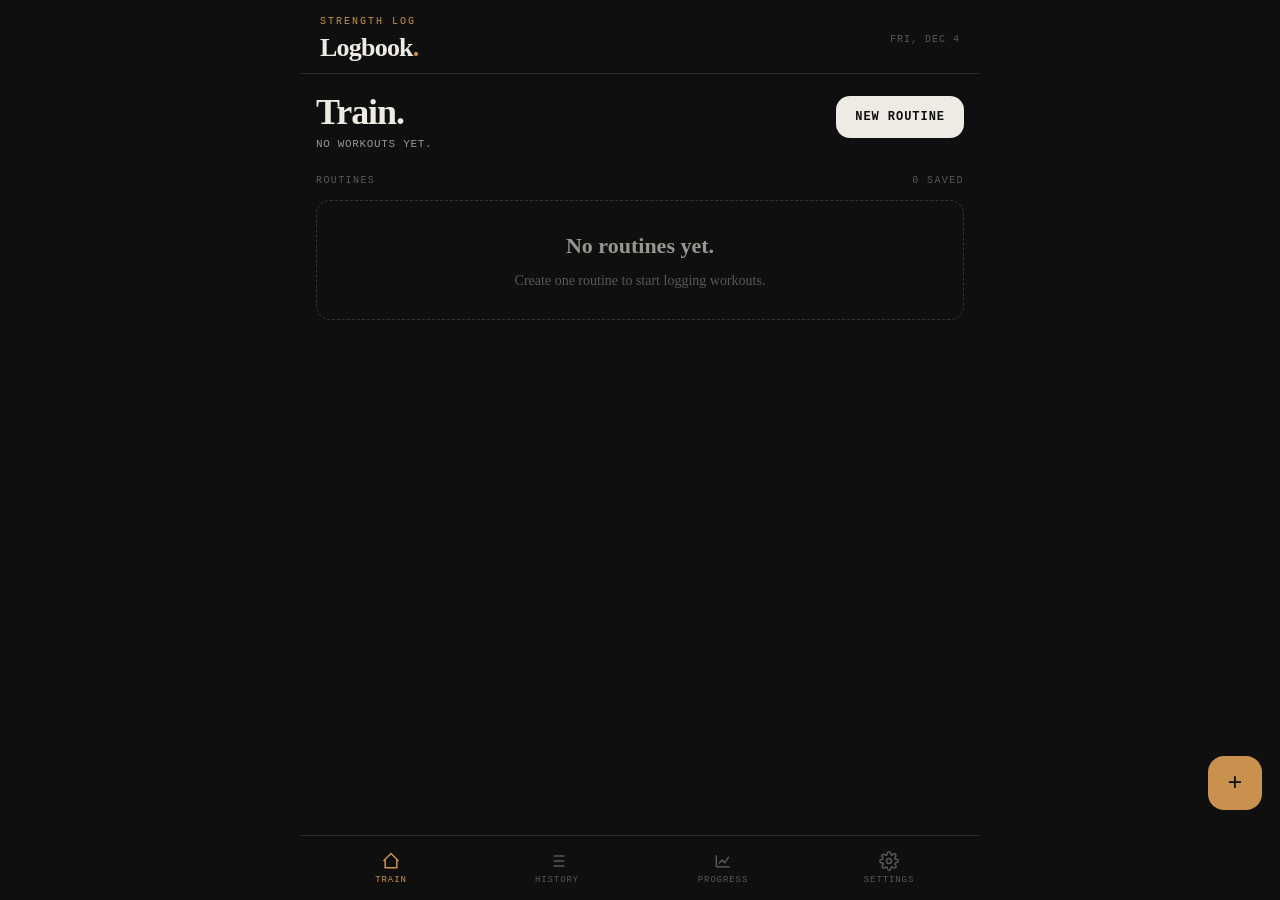
<file: index.html>
<!DOCTYPE html>
<html lang="en">
<head>
<meta charset="UTF-8">
<meta name="viewport" content="width=device-width, initial-scale=1.0, viewport-fit=cover, user-scalable=no">
<meta name="theme-color" content="#0a0a0a">
<meta name="apple-mobile-web-app-capable" content="yes">
<meta name="apple-mobile-web-app-status-bar-style" content="black-translucent">
<meta name="mobile-web-app-capable" content="yes">
<meta name="apple-mobile-web-app-title" content="Logbook">
<title>Logbook</title>
<link rel="manifest" href="manifest.webmanifest">
<link rel="icon" type="image/svg+xml" href="assets/icons/icon.svg">
<link rel="apple-touch-icon" href="assets/icons/icon-180.png">
<link rel="stylesheet" href="assets/css/styles.css">
</head>
<body>

<header class="topbar">
  <div class="brand-block">
    <div class="eyebrow">Strength Log</div>
    <div class="brand">Logbook</div>
  </div>
  <div class="date-stamp" id="dateStamp"></div>
</header>

<main>

<section class="view active" id="view-home">
  <div class="home-header">
    <div>
      <h2 class="view-title">Train.</h2>
      <p class="view-sub home-status" id="homeHeroNote">No workouts yet.</p>
    </div>
    <button class="btn btn-primary" onclick="openRoutineEditor(null)">New Routine</button>
  </div>

  <div id="activeWorkoutBanner"></div>

  <div class="section-label"><span>Routines</span><span class="text-faint" id="routineCountLabel"></span></div>
  <div id="routinesList"></div>
</section>

<section class="view" id="view-history">
  <h2 class="view-title">History.</h2>
  <p class="view-sub" id="historySummary">Saved workouts appear here.</p>
  <div id="historyList"></div>
</section>

<section class="view" id="view-progress">
  <h2 class="view-title">Progress.</h2>
  <p class="view-sub" id="progressSummary">Track your strongest lifts over time.</p>
  <div id="progressList"></div>
</section>

<section class="view" id="view-routine-edit">
  <button class="btn btn-ghost btn-sm mb-2" onclick="showView('home')">&larr; Back</button>
  <h2 class="view-title" id="routineEditTitle">New Routine</h2>
  <p class="view-sub">Build the template you will follow.</p>
  <div class="form-grid mb-2">
    <div>
      <label>Routine Name</label>
      <input type="text" id="routineNameInput" placeholder="Push Day A">
    </div>
  </div>
  <div class="section-label"><span>Exercises</span><span id="routineExCount" class="num">0</span></div>
  <div id="routineExercisesList"></div>
  <button class="btn btn-ghost btn-block mt-2" onclick="openExercisePicker('routine')">Add Exercise</button>
  <div class="modal-actions mt-3">
    <button class="btn btn-danger" onclick="deleteCurrentRoutine()" id="deleteRoutineBtn">Delete</button>
    <button class="btn btn-primary" onclick="saveRoutine()">Save</button>
  </div>
</section>

<section class="view" id="view-workout">
  <div class="workout-header">
    <div>
      <div class="label">Now Training</div>
      <div class="workout-title" id="activeWorkoutName">Workout</div>
    </div>
  </div>
  <div id="activeExercises"></div>
  <button class="btn btn-ghost btn-block mt-2" onclick="openExercisePicker('workout')">Add Exercise</button>
  <div class="modal-actions mt-3">
    <button class="btn btn-danger" onclick="cancelWorkout()">Cancel</button>
    <button class="btn btn-accent" onclick="finishWorkout()">Finish</button>
  </div>
</section>


<section class="view" id="view-settings">
  <h2 class="view-title">Settings.</h2>
  <p class="view-sub">Your data lives only in this browser.</p>
  <div class="settings-stack">
    <div class="settings-panel">
      <div class="section-label"><span>Backup</span></div>
      <p class="text-dim mb-2 settings-copy">Export regularly. Save to Drive or email to yourself. If you clear browser data, only the export survives.</p>
      <button class="btn btn-primary btn-block mb-2" onclick="exportData()">Export All Data (JSON)</button>
      <button class="btn btn-ghost btn-block" onclick="document.getElementById('importInput').click()">Import from JSON</button>
      <input type="file" id="importInput" accept=".json" class="hidden" onchange="importData(event)">
    </div>
    <div class="settings-panel settings-panel-danger">
      <div class="section-label"><span>Danger Zone</span></div>
      <p class="text-dim mb-2 settings-copy">Permanently deletes everything. Cannot be undone.</p>
      <button class="btn btn-danger btn-block" onclick="confirmReset()">Erase Everything</button>
    </div>
    <div class="settings-panel">
      <div class="section-label"><span>App</span></div>
      <p class="text-dim settings-copy settings-status" id="appStatus">Mode - Browser</p>
    </div>
  </div>
  <div class="rule mt-3">.</div>
  <p class="center text-faint version-info" id="versionInfo">Logbook - v1.3.3</p>
</section>

</main>

<button class="fab hidden" id="fab" onclick="onFabClick()">+</button>

<nav class="tabs">
  <button class="active" data-view="home" onclick="showView('home')">
    <svg viewBox="0 0 24 24" fill="none" stroke="currentColor"><path d="M3 12l9-9 9 9M5 10v10h14V10"/></svg>
    Train
  </button>
  <button data-view="history" onclick="showView('history')">
    <svg viewBox="0 0 24 24" fill="none" stroke="currentColor"><path d="M8 6h13M8 12h13M8 18h13"/><path d="M3 6h.01M3 12h.01M3 18h.01"/></svg>
    History
  </button>
  <button data-view="progress" onclick="showView('progress')">
    <svg viewBox="0 0 24 24" fill="none" stroke="currentColor"><path d="M4 19V5"/><path d="M4 19h16"/><path d="M7 15l4-4 3 3 5-7"/></svg>
    Progress
  </button>
  <button data-view="settings" onclick="showView('settings')">
    <svg viewBox="0 0 24 24" fill="none" stroke="currentColor"><circle cx="12" cy="12" r="3"/><path d="M19.4 15a1.6 1.6 0 0 0 .3 1.7l.1.1a2 2 0 1 1-2.8 2.8l-.1-.1a1.6 1.6 0 0 0-1.7-.3 1.6 1.6 0 0 0-1 1.5V21a2 2 0 1 1-4 0v-.1a1.6 1.6 0 0 0-1-1.5 1.6 1.6 0 0 0-1.7.3l-.1.1a2 2 0 1 1-2.8-2.8l.1-.1a1.6 1.6 0 0 0 .3-1.7 1.6 1.6 0 0 0-1.5-1H3a2 2 0 1 1 0-4h.1a1.6 1.6 0 0 0 1.5-1 1.6 1.6 0 0 0-.3-1.7l-.1-.1a2 2 0 1 1 2.8-2.8l.1.1a1.6 1.6 0 0 0 1.7.3h.1a1.6 1.6 0 0 0 1-1.5V3a2 2 0 0 1 4 0v.1a1.6 1.6 0 0 0 1 1.5 1.6 1.6 0 0 0 1.7-.3l.1-.1a2 2 0 1 1 2.8 2.8l-.1.1a1.6 1.6 0 0 0-.3 1.7v.1a1.6 1.6 0 0 0 1.5 1H21a2 2 0 1 1 0 4h-.1a1.6 1.6 0 0 0-1.5 1z"/></svg>
    Settings
  </button>
</nav>

<div class="modal-backdrop" id="modalBackdrop" onclick="if(event.target===this)closeModal()">
  <div class="modal"><div class="modal-handle"></div><div id="modalContent"></div></div>
</div>

<div class="toast" id="toast"></div>

<div id="installBanner" class="install-banner hidden">
  <div class="install-banner-text">
    <strong>Install Logbook</strong>
    <span>Add to home screen for full offline access</span>
  </div>
  <div class="install-banner-actions">
    <button class="btn btn-sm btn-ghost" onclick="dismissInstallBanner()">Later</button>
    <button class="btn btn-sm btn-primary" onclick="triggerInstall()">Install</button>
  </div>
</div>

<script src="assets/js/app.js"></script>
</body>
</html>
</file>
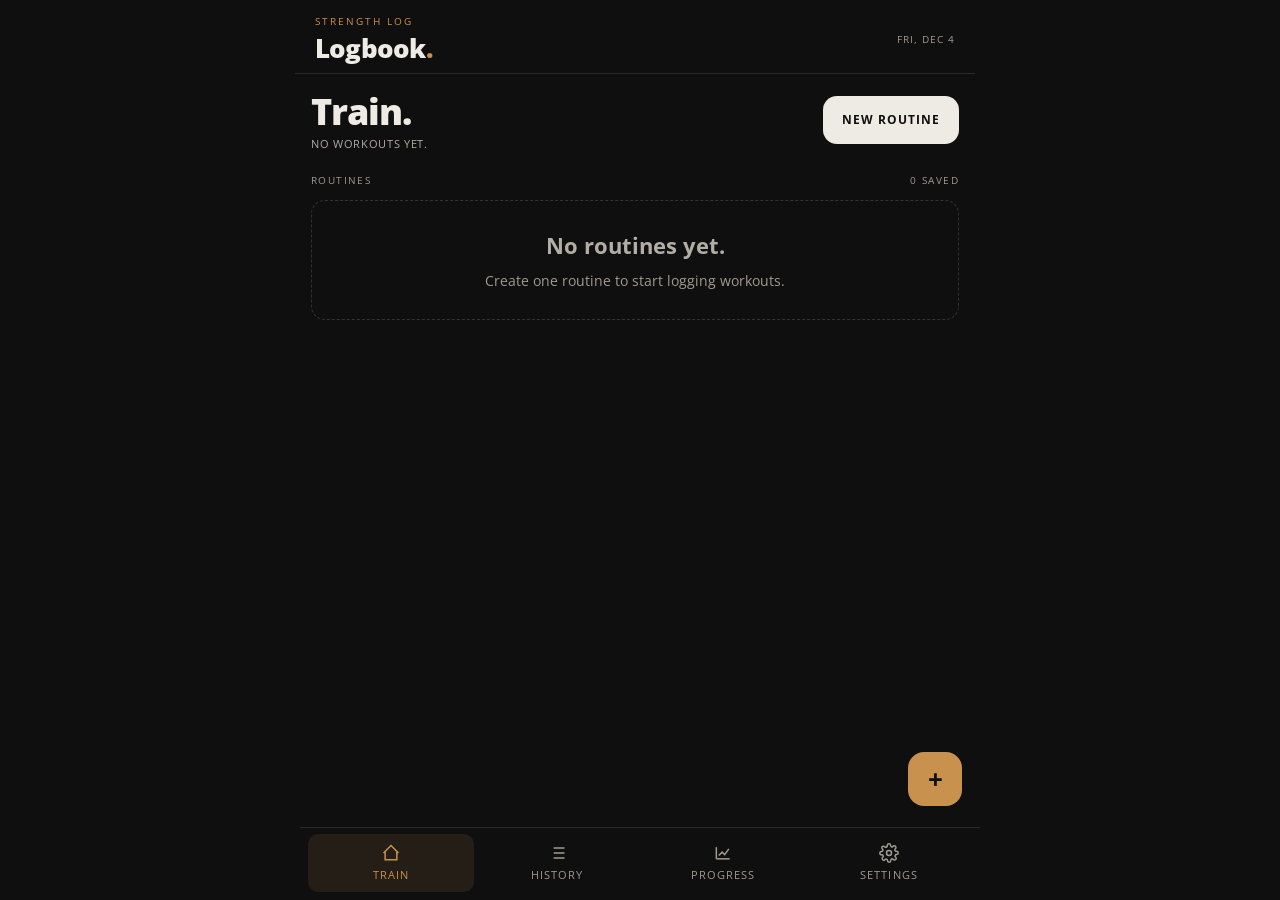
<file: android-app/app/src/main/assets/www/index.html>
<!DOCTYPE html>
<html lang="en">
<head>
<meta charset="UTF-8">
<meta http-equiv="Content-Security-Policy" content="default-src 'self'; script-src 'self' 'unsafe-inline'; style-src 'self'; img-src 'self' data:; connect-src 'none'; object-src 'none'; frame-src 'none'; base-uri 'self'">
<meta name="viewport" content="width=device-width, initial-scale=1.0, viewport-fit=cover, interactive-widget=resizes-content">
<meta name="theme-color" content="#0f0f0f">
<meta name="apple-mobile-web-app-capable" content="yes">
<meta name="apple-mobile-web-app-status-bar-style" content="black-translucent">
<meta name="mobile-web-app-capable" content="yes">
<meta name="apple-mobile-web-app-title" content="Logbook">
<title>Logbook</title>
<link rel="manifest" href="manifest.webmanifest">
<link rel="icon" type="image/svg+xml" href="assets/icons/icon.svg">
<link rel="apple-touch-icon" href="assets/icons/icon-180.png">
<link rel="stylesheet" href="assets/css/styles.css">
</head>
<body>

<header class="topbar">
  <div class="brand-block">
    <div class="eyebrow">Strength Log</div>
    <div class="brand">Logbook</div>
  </div>
  <div class="date-stamp" id="dateStamp"></div>
</header>

<main>

<section class="view active" id="view-home">
  <div class="home-header">
    <div>
      <h2 class="view-title">Train.</h2>
      <p class="view-sub home-status" id="homeHeroNote">No workouts yet.</p>
    </div>
    <button class="btn btn-primary" onclick="openRoutineEditor(null)">New Routine</button>
  </div>

  <div id="activeWorkoutBanner"></div>

  <div class="section-label"><span>Routines</span><span class="text-faint" id="routineCountLabel"></span></div>
  <div id="routinesList"></div>
</section>

<section class="view" id="view-history">
  <h2 class="view-title">History.</h2>
  <p class="view-sub" id="historySummary">Saved workouts appear here.</p>
  <div id="historyList"></div>
</section>

<section class="view" id="view-progress">
  <h2 class="view-title">Progress.</h2>
  <p class="view-sub" id="progressSummary">Track your strongest lifts over time.</p>
  <div id="progressList"></div>
</section>

<section class="view" id="view-routine-edit">
  <button class="btn btn-ghost btn-sm mb-2" onclick="showView('home')">&larr; Back</button>
  <h2 class="view-title" id="routineEditTitle">New Routine</h2>
  <p class="view-sub">Build the template you will follow.</p>
  <div class="form-grid mb-2">
    <div>
      <label for="routineNameInput">Routine Name</label>
      <input type="text" id="routineNameInput" placeholder="Push Day A">
    </div>
  </div>
  <div class="section-label"><span>Exercises</span><span id="routineExCount" class="num">0</span></div>
  <div id="routineExercisesList"></div>
  <button class="btn btn-ghost btn-block mt-2" onclick="openExercisePicker('routine')">Add Exercise</button>
  <div class="modal-actions mt-3">
    <button class="btn btn-danger" onclick="deleteCurrentRoutine()" id="deleteRoutineBtn">Delete</button>
    <button class="btn btn-primary" onclick="saveRoutine()">Save</button>
  </div>
</section>

<section class="view" id="view-workout">
  <div class="workout-header">
    <div>
      <div class="label">Now Training</div>
      <div class="workout-title" id="activeWorkoutName">Workout</div>
    </div>
  </div>
  <div id="activeExercises"></div>
  <button class="btn btn-ghost btn-block mt-2" onclick="openExercisePicker('workout')">Add Exercise</button>
  <div class="modal-actions mt-3">
    <button class="btn btn-danger" onclick="cancelWorkout()">Cancel</button>
    <button class="btn btn-accent" onclick="finishWorkout()">Finish</button>
  </div>
</section>


<section class="view" id="view-settings">
  <h2 class="view-title">Settings.</h2>
  <p class="view-sub">Your data stays on this device.</p>
  <div class="settings-stack">
    <div class="settings-panel">
      <div class="section-label"><span>Backup</span></div>
      <p class="text-dim mb-2 settings-copy">Export regularly. Save to Drive or email to yourself. If you clear browser data, only the export survives.</p>
      <button class="btn btn-primary btn-block mb-2" onclick="exportData()">Export All Data (JSON)</button>
      <button class="btn btn-ghost btn-block" onclick="document.getElementById('importInput').click()">Import from JSON</button>
      <input type="file" id="importInput" accept=".json" class="hidden" onchange="importData(event)">
    </div>
    <div class="settings-panel settings-panel-danger">
      <div class="section-label"><span>Danger Zone</span></div>
      <p class="text-dim mb-2 settings-copy">Permanently deletes everything. Cannot be undone.</p>
      <button class="btn btn-danger btn-block" onclick="confirmReset()">Erase Everything</button>
    </div>
    <div class="settings-panel">
      <div class="section-label"><span>App</span></div>
      <p class="text-dim settings-copy settings-status" id="appStatus">Mode - Browser</p>
    </div>
  </div>
  <div class="rule mt-3">.</div>
  <p class="center text-faint version-info" id="versionInfo">Logbook - v1.4.0</p>
</section>

</main>

<button class="fab hidden" id="fab" aria-label="Create routine" onclick="onFabClick()">+</button>

<nav class="tabs" aria-label="Main navigation">
  <button class="active" data-view="home" onclick="showView('home')">
    <svg aria-hidden="true" viewBox="0 0 24 24" fill="none" stroke="currentColor"><path d="M3 12l9-9 9 9M5 10v10h14V10"/></svg>
    Train
  </button>
  <button data-view="history" onclick="showView('history')">
    <svg aria-hidden="true" viewBox="0 0 24 24" fill="none" stroke="currentColor"><path d="M8 6h13M8 12h13M8 18h13"/><path d="M3 6h.01M3 12h.01M3 18h.01"/></svg>
    History
  </button>
  <button data-view="progress" onclick="showView('progress')">
    <svg aria-hidden="true" viewBox="0 0 24 24" fill="none" stroke="currentColor"><path d="M4 19V5"/><path d="M4 19h16"/><path d="M7 15l4-4 3 3 5-7"/></svg>
    Progress
  </button>
  <button data-view="settings" onclick="showView('settings')">
    <svg aria-hidden="true" viewBox="0 0 24 24" fill="none" stroke="currentColor"><circle cx="12" cy="12" r="3"/><path d="M19.4 15a1.6 1.6 0 0 0 .3 1.7l.1.1a2 2 0 1 1-2.8 2.8l-.1-.1a1.6 1.6 0 0 0-1.7-.3 1.6 1.6 0 0 0-1 1.5V21a2 2 0 1 1-4 0v-.1a1.6 1.6 0 0 0-1-1.5 1.6 1.6 0 0 0-1.7.3l-.1.1a2 2 0 1 1-2.8-2.8l.1-.1a1.6 1.6 0 0 0 .3-1.7 1.6 1.6 0 0 0-1.5-1H3a2 2 0 1 1 0-4h.1a1.6 1.6 0 0 0 1.5-1 1.6 1.6 0 0 0-.3-1.7l-.1-.1a2 2 0 1 1 2.8-2.8l.1.1a1.6 1.6 0 0 0 1.7.3h.1a1.6 1.6 0 0 0 1-1.5V3a2 2 0 0 1 4 0v.1a1.6 1.6 0 0 0 1 1.5 1.6 1.6 0 0 0 1.7-.3l.1-.1a2 2 0 1 1 2.8 2.8l-.1.1a1.6 1.6 0 0 0-.3 1.7v.1a1.6 1.6 0 0 0 1.5 1H21a2 2 0 1 1 0 4h-.1a1.6 1.6 0 0 0-1.5 1z"/></svg>
    Settings
  </button>
</nav>

<div class="modal-backdrop" id="modalBackdrop" onclick="if(event.target===this)closeModal()">
  <div class="modal" role="dialog" aria-modal="true" aria-labelledby="modalTitle" tabindex="-1">
    <div class="modal-handle" aria-hidden="true"></div>
    <button class="icon-btn modal-close" aria-label="Close dialog" onclick="closeModal()">&times;</button>
    <div id="modalContent"></div>
  </div>
</div>

<div class="toast" id="toast" role="status" aria-live="polite" aria-atomic="true"></div>

<div id="installBanner" class="install-banner hidden">
  <div class="install-banner-text">
    <strong>Install Logbook</strong>
    <span>Add to home screen for full offline access</span>
  </div>
  <div class="install-banner-actions">
    <button class="btn btn-sm btn-ghost" onclick="dismissInstallBanner()">Later</button>
    <button class="btn btn-sm btn-primary" onclick="triggerInstall()">Install</button>
  </div>
</div>

<script src="assets/js/app.js"></script>
</body>
</html>
</file>
<file: assets/css/styles.css>
:root {
  --bg: #0f0f0f;
  --surface: #1a1a1a;
  --surface-2: #222222;
  --border: #2a2a2a;
  --border-strong: #333333;
  --ink: #eeebe4;
  --ink-dim: #999690;
  --ink-faint: #5a5855;
  --accent: #c9914e;
  --accent-dark: #a87038;
  --pr: #7ab86e;
  --danger: #cc6b66;
  --serif: Georgia, 'Times New Roman', serif;
  --mono: Consolas, 'Courier New', ui-monospace, monospace;
  --safe-top: env(safe-area-inset-top, 0px);
  --safe-bottom: env(safe-area-inset-bottom, 0px);
  --radius: 14px;
}

* {
  box-sizing: border-box;
  margin: 0;
  padding: 0;
  -webkit-tap-highlight-color: transparent;
}

html, body {
  background: var(--bg);
  color: var(--ink);
  font-family: var(--serif);
  font-size: 16px;
  line-height: 1.5;
  -webkit-font-smoothing: antialiased;
  min-height: 100vh;
}

body {
  padding-top: var(--safe-top);
  padding-bottom: calc(80px + var(--safe-bottom));
  max-width: 680px;
  margin: 0 auto;
}

button, input, select {
  font-family: inherit;
  font-size: inherit;
  color: inherit;
}

button {
  cursor: pointer;
  background: none;
  border: none;
}

input, select {
  background: var(--surface-2);
  border: 1px solid var(--border-strong);
  color: var(--ink);
  padding: 11px 14px;
  border-radius: var(--radius);
  outline: none;
  width: 100%;
  font-family: var(--mono);
  font-size: 15px;
}

input:focus, select:focus {
  border-color: var(--accent);
}

input[type="number"] {
  font-variant-numeric: tabular-nums;
}

/* ── TOPBAR ── */
.topbar {
  position: sticky;
  top: 0;
  z-index: 40;
  padding: 14px 20px 12px;
  display: flex;
  align-items: center;
  justify-content: space-between;
  gap: 12px;
  background: var(--bg);
  border-bottom: 1px solid var(--border);
}

.brand-block { max-width: 420px; }

.eyebrow {
  font-family: var(--mono);
  font-size: 10px;
  text-transform: uppercase;
  letter-spacing: 0.2em;
  color: var(--accent);
  margin-bottom: 6px;
}

.brand {
  font-family: var(--serif);
  font-weight: 900;
  font-size: 26px;
  line-height: 1;
  letter-spacing: -0.03em;
}

.brand::after {
  content: '.';
  color: var(--accent);
}

.date-stamp {
  font-family: var(--mono);
  font-size: 10px;
  color: var(--ink-faint);
  text-transform: uppercase;
  letter-spacing: 0.1em;
  white-space: nowrap;
  padding-top: 3px;
}

/* ── NAV ── */
nav.tabs {
  position: fixed;
  bottom: 0;
  left: 0;
  right: 0;
  z-index: 100;
  display: grid;
  grid-template-columns: repeat(4, 1fr);
  max-width: 680px;
  margin: 0 auto;
  padding: 6px 8px calc(8px + var(--safe-bottom));
  border-top: 1px solid var(--border);
  background: var(--bg);
}

nav.tabs button {
  min-width: 0;
  padding: 9px 0 7px;
  font-family: var(--mono);
  font-size: 9px;
  text-transform: uppercase;
  letter-spacing: 0.1em;
  color: var(--ink-faint);
  display: flex;
  flex-direction: column;
  align-items: center;
  gap: 4px;
  border-radius: 10px;
}

nav.tabs button.active {
  color: var(--accent);
}

nav.tabs button svg {
  width: 20px;
  height: 20px;
  stroke-width: 1.8;
}

/* ── MAIN / VIEWS ── */
main { padding: 0 16px; }

.view {
  display: none;
  padding: 20px 0 10px;
}

.view.active { display: block; }

/* ── SECTION LABEL ── */
.section-label {
  font-family: var(--mono);
  font-size: 10px;
  text-transform: uppercase;
  letter-spacing: 0.14em;
  color: var(--ink-faint);
  margin-bottom: 12px;
  display: flex;
  justify-content: space-between;
  align-items: center;
  gap: 10px;
}

.section-label .num {
  color: var(--accent);
  font-weight: 700;
}

/* ── HEADINGS ── */
h2.view-title {
  font-family: var(--serif);
  font-size: 36px;
  font-weight: 900;
  letter-spacing: -0.03em;
  line-height: 1;
  margin-bottom: 6px;
}

.view-sub {
  color: var(--ink-dim);
  font-size: 14px;
  margin-bottom: 22px;
}

/* ── BUTTONS ── */
.btn {
  display: inline-flex;
  align-items: center;
  justify-content: center;
  gap: 8px;
  padding: 13px 18px;
  border-radius: var(--radius);
  font-family: var(--mono);
  font-size: 12px;
  font-weight: 700;
  text-transform: uppercase;
  letter-spacing: 0.08em;
  border: 1px solid transparent;
}

.btn:active { opacity: 0.75; }

.btn-primary {
  background: var(--ink);
  color: var(--bg);
}

.btn-ghost {
  background: transparent;
  border-color: var(--border-strong);
  color: var(--ink);
}

.btn-accent {
  background: var(--accent);
  color: var(--bg);
}

.btn-danger {
  color: var(--danger);
  border-color: #3a2020;
  background: #1e1212;
}

.btn-block { width: 100%; }

.btn-sm {
  padding: 8px 12px;
  font-size: 11px;
  border-radius: 10px;
}

/* ── HOME HEADER ── */
.home-header {
  display: flex;
  justify-content: space-between;
  align-items: flex-start;
  gap: 16px;
  margin-bottom: 20px;
}

.home-header .btn {
  flex-shrink: 0;
  margin-top: 2px;
}

.home-status {
  margin-bottom: 0;
  font-family: var(--mono);
  font-size: 11px;
  text-transform: uppercase;
  letter-spacing: 0.06em;
}

.active-session-card {
  border-color: var(--accent-dark);
  background: #17130f;
}

.active-session-card .meta {
  margin-bottom: 12px;
}

.inline-actions {
  display: flex;
  gap: 8px;
  flex-wrap: wrap;
}

/* ── ROUTINE CARD ── */
.card {
  background: var(--surface);
  border: 1px solid var(--border);
  border-radius: var(--radius);
  padding: 16px;
  margin-bottom: 10px;
}

.card-clickable { cursor: pointer; }
.card-clickable:active { opacity: 0.7; }

.routine-card {
  display: flex;
  justify-content: space-between;
  align-items: center;
  gap: 14px;
}

.routine-card .info,
.history-card .info,
.progress-card .info {
  min-width: 0;
}

.routine-card .info h3,
.history-card .info h3,
.progress-card .info h3 {
  font-family: var(--serif);
  font-size: 22px;
  font-weight: 700;
  letter-spacing: -0.02em;
  margin-bottom: 4px;
}

.routine-card .meta,
.history-card .meta,
.progress-card .meta,
.active-session-card .meta {
  font-family: var(--mono);
  font-size: 11px;
  color: var(--ink-faint);
  text-transform: uppercase;
  letter-spacing: 0.06em;
}

.routine-card .meta a {
  color: var(--accent);
  cursor: pointer;
  text-decoration: none;
  text-transform: none;
  letter-spacing: 0;
}

.routine-card .arrow,
.history-card .arrow,
.progress-card .arrow {
  width: 36px;
  height: 36px;
  border-radius: 50%;
  display: flex;
  align-items: center;
  justify-content: center;
  color: var(--bg);
  background: var(--accent);
  font-size: 16px;
  font-family: var(--mono);
  flex-shrink: 0;
}

.history-card,
.progress-card {
  display: flex;
  justify-content: space-between;
  align-items: center;
  gap: 14px;
}

.card-kicker {
  font-family: var(--mono);
  font-size: 10px;
  color: var(--accent);
  text-transform: uppercase;
  letter-spacing: 0.12em;
  margin-bottom: 4px;
}

.stats-grid {
  display: grid;
  grid-template-columns: repeat(3, 1fr);
  gap: 8px;
  margin-bottom: 14px;
}

.stat-box {
  background: var(--surface);
  border: 1px solid var(--border);
  border-radius: 10px;
  padding: 10px;
}

.stat-box .value {
  font-family: var(--serif);
  font-size: 21px;
  font-weight: 800;
  line-height: 1;
}

.stat-box .label {
  margin-top: 5px;
  font-family: var(--mono);
  font-size: 9px;
  color: var(--ink-faint);
  text-transform: uppercase;
  letter-spacing: 0.08em;
}

/* ── EMPTY STATE ── */
.empty-state {
  text-align: center;
  padding: 28px 18px;
  border: 1px dashed var(--border-strong);
  border-radius: var(--radius);
}

.empty-state h3 {
  font-family: var(--serif);
  font-size: 22px;
  margin-bottom: 8px;
  color: var(--ink-dim);
}

.empty-state p {
  color: var(--ink-faint);
  font-size: 14px;
}

/* ── EXERCISE ROW (routine editor) ── */
.exercise-row {
  background: var(--surface);
  border: 1px solid var(--border);
  border-radius: var(--radius);
  padding: 14px 16px;
  margin-bottom: 8px;
  display: grid;
  grid-template-columns: 1fr auto;
  gap: 10px;
  align-items: center;
}

.exercise-row .name {
  font-family: var(--serif);
  font-size: 17px;
  font-weight: 600;
}

.exercise-row .targets {
  font-family: var(--mono);
  font-size: 11px;
  color: var(--ink-faint);
  text-transform: uppercase;
  letter-spacing: 0.04em;
  margin-top: 3px;
}

.exercise-row .actions {
  display: flex;
  gap: 4px;
}

/* ── ICON BUTTON ── */
.icon-btn {
  width: 32px;
  height: 32px;
  display: flex;
  align-items: center;
  justify-content: center;
  border-radius: 8px;
  color: var(--ink-dim);
}

.icon-btn:active {
  background: var(--surface-2);
  color: var(--ink);
}

.icon-btn:disabled {
  opacity: 0.3;
  cursor: default;
}

.icon-btn svg {
  width: 15px;
  height: 15px;
  stroke-width: 1.8;
}

/* ── FORMS ── */
.form-grid { display: grid; gap: 12px; }

.form-row {
  display: grid;
  grid-template-columns: 1fr 1fr;
  gap: 10px;
}

label {
  display: block;
  font-family: var(--mono);
  font-size: 10px;
  text-transform: uppercase;
  letter-spacing: 0.1em;
  color: var(--ink-faint);
  margin-bottom: 6px;
}

/* ── WORKOUT HEADER ── */
.workout-header {
  background: var(--surface);
  border: 1px solid var(--border);
  border-radius: var(--radius);
  padding: 18px;
  margin-bottom: 16px;
}

.workout-title {
  font-family: var(--serif);
  font-size: 22px;
  font-weight: 700;
}

.workout-header .label {
  font-family: var(--mono);
  font-size: 10px;
  text-transform: uppercase;
  letter-spacing: 0.14em;
  color: var(--ink-faint);
  margin-bottom: 4px;
}

/* ── EXERCISE BLOCK (active workout) ── */
.exercise-block {
  background: var(--surface);
  border: 1px solid var(--border);
  border-radius: var(--radius);
  margin-bottom: 12px;
  overflow: hidden;
}

.exercise-block-head {
  padding: 14px 16px;
  border-bottom: 1px solid var(--border);
  display: flex;
  justify-content: space-between;
  align-items: flex-start;
  gap: 10px;
}

.exercise-block-head h3 {
  font-family: var(--serif);
  font-size: 20px;
  font-weight: 700;
}

.exercise-block-head .target {
  font-family: var(--mono);
  font-size: 11px;
  color: var(--ink-faint);
  text-transform: uppercase;
  letter-spacing: 0.06em;
  margin-top: 3px;
}

.last-session {
  padding: 8px 16px;
  background: var(--surface-2);
  font-family: var(--mono);
  font-size: 11px;
  color: var(--ink-dim);
  border-bottom: 1px solid var(--border);
}

.last-session::before {
  content: 'Last  ';
  color: var(--ink-faint);
  text-transform: uppercase;
}

/* ── SETS TABLE ── */
.sets-table { width: 100%; }

.sets-table .row {
  display: grid;
  grid-template-columns: 32px 1fr 1fr 46px;
  gap: 8px;
  align-items: center;
  padding: 9px 16px;
  border-bottom: 1px solid var(--border);
}

.sets-table .row:last-child { border-bottom: none; }

.sets-table .row.head {
  font-family: var(--mono);
  font-size: 10px;
  text-transform: uppercase;
  letter-spacing: 0.08em;
  color: var(--ink-faint);
  padding: 10px 16px 6px;
}

.sets-table .set-num {
  font-family: var(--mono);
  font-weight: 700;
  color: var(--ink-dim);
  font-size: 13px;
}

.sets-table .row.done .set-num { color: var(--pr); }

.sets-table input {
  min-height: 42px;
  padding: 9px 6px;
  font-size: 16px;
  text-align: center;
}

.sets-table .check-btn {
  width: 42px;
  height: 42px;
  border-radius: 10px;
  border: 1px solid var(--border-strong);
  display: flex;
  align-items: center;
  justify-content: center;
  color: var(--ink-faint);
  background: transparent;
}

.sets-table .check-btn.done {
  background: var(--pr);
  border-color: var(--pr);
  color: #0a0a0a;
}

.sets-table .check-btn svg {
  width: 16px;
  height: 16px;
  stroke-width: 2.5;
}

.add-set-row {
  padding: 8px 16px;
  border-top: 1px solid var(--border);
  display: grid;
  grid-template-columns: 1fr 1fr;
  gap: 8px;
}

.add-set-btn,
.copy-set-btn {
  width: 100%;
  padding: 9px;
  border: 1px dashed var(--border-strong);
  border-radius: 10px;
  color: var(--ink-faint);
  font-family: var(--mono);
  font-size: 11px;
  text-transform: uppercase;
  letter-spacing: 0.08em;
}

.copy-set-btn {
  border-style: solid;
  color: var(--ink-dim);
}

.detail-stack {
  display: grid;
  gap: 10px;
}

.detail-row,
.edit-set-row {
  background: var(--surface);
  border: 1px solid var(--border);
  border-radius: 10px;
  padding: 12px;
}

.detail-row-title {
  font-family: var(--serif);
  font-size: 17px;
  font-weight: 700;
  margin-bottom: 4px;
}

.set-chip-list {
  display: flex;
  flex-wrap: wrap;
  gap: 6px;
}

.set-chip {
  border: 1px solid var(--border-strong);
  border-radius: 999px;
  padding: 3px 8px;
  font-family: var(--mono);
  font-size: 10px;
  color: var(--ink-dim);
}

.edit-set-row {
  display: grid;
  grid-template-columns: 1fr 1fr auto;
  gap: 8px;
  align-items: end;
}

.version-info { font-size: 12px; }

/* ── FAB ── */
.fab {
  position: fixed;
  right: 18px;
  bottom: calc(90px + var(--safe-bottom));
  width: 54px;
  height: 54px;
  border-radius: 16px;
  background: var(--accent);
  color: var(--bg);
  display: flex;
  align-items: center;
  justify-content: center;
  z-index: 50;
  font-size: 26px;
  font-weight: 700;
}

.fab:active { opacity: 0.8; }

/* ── MODAL ── */
.modal-backdrop {
  position: fixed;
  inset: 0;
  background: rgba(0, 0, 0, 0.6);
  z-index: 200;
  display: none;
  align-items: flex-end;
}

.modal-backdrop.show { display: flex; }

.modal {
  background: #1c1c1c;
  width: 100%;
  max-width: 680px;
  margin: 0 auto;
  border-top-left-radius: 20px;
  border-top-right-radius: 20px;
  padding: 18px 18px calc(20px + var(--safe-bottom));
  max-height: 85vh;
  overflow-y: auto;
  border-top: 1px solid var(--border-strong);
}

.modal-handle {
  width: 36px;
  height: 4px;
  background: var(--border-strong);
  border-radius: 2px;
  margin: 0 auto 14px;
}

.modal h3 {
  font-family: var(--serif);
  font-size: 22px;
  font-weight: 700;
  margin-bottom: 4px;
}

.modal-sub {
  color: var(--ink-faint);
  font-family: var(--mono);
  font-size: 11px;
  text-transform: uppercase;
  letter-spacing: 0.08em;
  margin-bottom: 18px;
}

.modal-actions {
  display: grid;
  grid-template-columns: 1fr 1fr;
  gap: 10px;
  margin-top: 18px;
}

.modal-copy { font-size: 14px; }
.modal-copy-sm { font-size: 13px; }

/* ── TOAST ── */
.toast {
  position: fixed;
  top: calc(16px + var(--safe-top));
  left: 50%;
  transform: translateX(-50%);
  background: var(--ink);
  color: var(--bg);
  padding: 10px 16px;
  border-radius: 12px;
  font-family: var(--mono);
  font-size: 12px;
  font-weight: 700;
  text-transform: uppercase;
  letter-spacing: 0.06em;
  z-index: 300;
  opacity: 0;
  pointer-events: none;
  transition: opacity 0.18s;
  white-space: nowrap;
}

.toast.show { opacity: 1; }
.toast.pr { background: var(--accent); }

/* ── INSTALL BANNER ── */
.install-banner {
  position: fixed;
  bottom: calc(80px + var(--safe-bottom) + 10px);
  left: 10px;
  right: 10px;
  max-width: 660px;
  margin: 0 auto;
  background: var(--surface);
  border: 1px solid var(--border-strong);
  border-radius: 16px;
  padding: 14px;
  z-index: 90;
  display: flex;
  align-items: center;
  gap: 12px;
}

.install-banner-text {
  flex: 1;
  display: flex;
  flex-direction: column;
  gap: 2px;
}

.install-banner-text strong {
  font-family: var(--serif);
  font-size: 16px;
  font-weight: 700;
}

.install-banner-text span {
  font-family: var(--mono);
  font-size: 10px;
  color: var(--ink-faint);
  text-transform: uppercase;
  letter-spacing: 0.06em;
}

.install-banner-actions {
  display: flex;
  gap: 6px;
}

/* ── EXERCISE PICKER ── */
.exercise-picker-search { margin-bottom: 12px; }

.exercise-list {
  max-height: 50vh;
  overflow-y: auto;
}

.exercise-list-item {
  padding: 13px 10px;
  border-bottom: 1px solid var(--border);
  cursor: pointer;
  font-family: var(--serif);
  font-size: 16px;
}

.exercise-list-item:active { background: var(--surface-2); }

.ex-category-header {
  font-family: var(--mono);
  font-size: 10px;
  text-transform: uppercase;
  letter-spacing: 0.13em;
  color: var(--ink-faint);
  padding: 10px 10px 5px;
  border-top: 1px solid var(--border);
  margin-top: 2px;
}

.ex-category-header:first-child {
  margin-top: 0;
  border-top: none;
}

.exercise-list-item.add-new {
  color: var(--accent);
  font-weight: 700;
}

/* ── UNIT TAG ── */
.unit-tag {
  display: inline-block;
  font-family: var(--mono);
  font-size: 9px;
  font-weight: 700;
  text-transform: uppercase;
  letter-spacing: 0.1em;
  padding: 2px 7px;
  border-radius: 999px;
  margin-left: 7px;
  vertical-align: middle;
  border: 1px solid;
}

.unit-tag-kg {
  color: var(--ink-faint);
  border-color: var(--border-strong);
}

.unit-tag-plates {
  color: var(--accent);
  border-color: var(--accent-dark);
}

/* ── UNIT TOGGLE ── */
.unit-toggle {
  display: grid;
  grid-template-columns: 1fr 1fr;
  border: 1px solid var(--border-strong);
  border-radius: var(--radius);
  overflow: hidden;
}

.unit-toggle-btn {
  padding: 11px 10px;
  font-family: var(--mono);
  font-size: 11px;
  font-weight: 700;
  text-transform: uppercase;
  letter-spacing: 0.06em;
  color: var(--ink-faint);
  background: var(--surface-2);
  border: none;
}

.unit-toggle-btn + .unit-toggle-btn {
  border-left: 1px solid var(--border-strong);
}

.unit-toggle-btn.active {
  background: var(--accent);
  color: var(--bg);
}

/* ── SETTINGS ── */
.settings-stack { display: grid; gap: 12px; }

.settings-panel {
  background: var(--surface);
  border: 1px solid var(--border);
  border-radius: 16px;
  padding: 16px;
}

.settings-panel-danger {
  border-color: #3a2020;
  background: #141010;
}

.settings-copy { font-size: 14px; }
.settings-status { font-family: var(--mono); }

/* ── UTILITIES ── */
.row-flex { display: flex; gap: 10px; align-items: center; }
.spacer { flex: 1; }
.mt-2 { margin-top: 14px; }
.mt-3 { margin-top: 22px; }
.mb-2 { margin-bottom: 14px; }
.text-dim { color: var(--ink-dim); }
.text-faint { color: var(--ink-faint); }
.mono { font-family: var(--mono); }
.center { text-align: center; }
.hidden { display: none !important; }
.soft-empty { padding: 24px; }

.meta {
  font-family: var(--mono);
  font-size: 11px;
  color: var(--ink-faint);
  text-transform: uppercase;
  letter-spacing: 0.06em;
}

.rule {
  display: flex;
  align-items: center;
  gap: 10px;
  font-family: var(--mono);
  font-size: 10px;
  text-transform: uppercase;
  letter-spacing: 0.16em;
  color: var(--ink-faint);
  margin: 22px 0 12px;
}

.rule::before,
.rule::after {
  content: '';
  flex: 1;
  height: 1px;
  background: var(--border);
}

/* ── RESPONSIVE ── */
@media (max-width: 600px) {
  .topbar {
    padding: 14px 16px 12px;
    flex-direction: column;
    align-items: flex-start;
    gap: 10px;
  }

  .brand-block { width: 100%; }

  .date-stamp {
    padding-top: 0;
    text-align: left;
  }

  main { padding: 0 16px; }

  h2.view-title { font-size: 30px; }

  .home-header {
    align-items: stretch;
    flex-direction: column;
    gap: 12px;
  }

  .modal-actions { grid-template-columns: 1fr; }

  .install-banner {
    flex-direction: column;
    align-items: stretch;
  }

  .install-banner-actions { width: 100%; }
  .install-banner-actions .btn { flex: 1; }
}
</file>
<file: android-app/app/src/main/assets/www/assets/css/styles.css>
/* cyrillic-ext */
@font-face {
  font-family: 'Open Sans';
  font-style: normal;
  font-display: swap;
  font-weight: 300 800;
  font-stretch: 100%;
  src: url(../fonts/open-sans-0.woff2) format('woff2');
  unicode-range: U+0460-052F, U+1C80-1C8A, U+20B4, U+2DE0-2DFF, U+A640-A69F, U+FE2E-FE2F;
}
/* cyrillic */
@font-face {
  font-family: 'Open Sans';
  font-style: normal;
  font-display: swap;
  font-weight: 300 800;
  font-stretch: 100%;
  src: url(../fonts/open-sans-1.woff2) format('woff2');
  unicode-range: U+0301, U+0400-045F, U+0490-0491, U+04B0-04B1, U+2116;
}
/* greek-ext */
@font-face {
  font-family: 'Open Sans';
  font-style: normal;
  font-display: swap;
  font-weight: 300 800;
  font-stretch: 100%;
  src: url(../fonts/open-sans-2.woff2) format('woff2');
  unicode-range: U+1F00-1FFF;
}
/* greek */
@font-face {
  font-family: 'Open Sans';
  font-style: normal;
  font-display: swap;
  font-weight: 300 800;
  font-stretch: 100%;
  src: url(../fonts/open-sans-3.woff2) format('woff2');
  unicode-range: U+0370-0377, U+037A-037F, U+0384-038A, U+038C, U+038E-03A1, U+03A3-03FF;
}
/* hebrew */
@font-face {
  font-family: 'Open Sans';
  font-style: normal;
  font-display: swap;
  font-weight: 300 800;
  font-stretch: 100%;
  src: url(../fonts/open-sans-4.woff2) format('woff2');
  unicode-range: U+0307-0308, U+0590-05FF, U+200C-2010, U+20AA, U+25CC, U+FB1D-FB4F;
}
/* math */
@font-face {
  font-family: 'Open Sans';
  font-style: normal;
  font-display: swap;
  font-weight: 300 800;
  font-stretch: 100%;
  src: url(../fonts/open-sans-5.woff2) format('woff2');
  unicode-range: U+0302-0303, U+0305, U+0307-0308, U+0310, U+0312, U+0315, U+031A, U+0326-0327, U+032C, U+032F-0330, U+0332-0333, U+0338, U+033A, U+0346, U+034D, U+0391-03A1, U+03A3-03A9, U+03B1-03C9, U+03D1, U+03D5-03D6, U+03F0-03F1, U+03F4-03F5, U+2016-2017, U+2034-2038, U+203C, U+2040, U+2043, U+2047, U+2050, U+2057, U+205F, U+2070-2071, U+2074-208E, U+2090-209C, U+20D0-20DC, U+20E1, U+20E5-20EF, U+2100-2112, U+2114-2115, U+2117-2121, U+2123-214F, U+2190, U+2192, U+2194-21AE, U+21B0-21E5, U+21F1-21F2, U+21F4-2211, U+2213-2214, U+2216-22FF, U+2308-230B, U+2310, U+2319, U+231C-2321, U+2336-237A, U+237C, U+2395, U+239B-23B7, U+23D0, U+23DC-23E1, U+2474-2475, U+25AF, U+25B3, U+25B7, U+25BD, U+25C1, U+25CA, U+25CC, U+25FB, U+266D-266F, U+27C0-27FF, U+2900-2AFF, U+2B0E-2B11, U+2B30-2B4C, U+2BFE, U+3030, U+FF5B, U+FF5D, U+1D400-1D7FF, U+1EE00-1EEFF;
}
/* symbols */
@font-face {
  font-family: 'Open Sans';
  font-style: normal;
  font-display: swap;
  font-weight: 300 800;
  font-stretch: 100%;
  src: url(../fonts/open-sans-6.woff2) format('woff2');
  unicode-range: U+0001-000C, U+000E-001F, U+007F-009F, U+20DD-20E0, U+20E2-20E4, U+2150-218F, U+2190, U+2192, U+2194-2199, U+21AF, U+21E6-21F0, U+21F3, U+2218-2219, U+2299, U+22C4-22C6, U+2300-243F, U+2440-244A, U+2460-24FF, U+25A0-27BF, U+2800-28FF, U+2921-2922, U+2981, U+29BF, U+29EB, U+2B00-2BFF, U+4DC0-4DFF, U+FFF9-FFFB, U+10140-1018E, U+10190-1019C, U+101A0, U+101D0-101FD, U+102E0-102FB, U+10E60-10E7E, U+1D2C0-1D2D3, U+1D2E0-1D37F, U+1F000-1F0FF, U+1F100-1F1AD, U+1F1E6-1F1FF, U+1F30D-1F30F, U+1F315, U+1F31C, U+1F31E, U+1F320-1F32C, U+1F336, U+1F378, U+1F37D, U+1F382, U+1F393-1F39F, U+1F3A7-1F3A8, U+1F3AC-1F3AF, U+1F3C2, U+1F3C4-1F3C6, U+1F3CA-1F3CE, U+1F3D4-1F3E0, U+1F3ED, U+1F3F1-1F3F3, U+1F3F5-1F3F7, U+1F408, U+1F415, U+1F41F, U+1F426, U+1F43F, U+1F441-1F442, U+1F444, U+1F446-1F449, U+1F44C-1F44E, U+1F453, U+1F46A, U+1F47D, U+1F4A3, U+1F4B0, U+1F4B3, U+1F4B9, U+1F4BB, U+1F4BF, U+1F4C8-1F4CB, U+1F4D6, U+1F4DA, U+1F4DF, U+1F4E3-1F4E6, U+1F4EA-1F4ED, U+1F4F7, U+1F4F9-1F4FB, U+1F4FD-1F4FE, U+1F503, U+1F507-1F50B, U+1F50D, U+1F512-1F513, U+1F53E-1F54A, U+1F54F-1F5FA, U+1F610, U+1F650-1F67F, U+1F687, U+1F68D, U+1F691, U+1F694, U+1F698, U+1F6AD, U+1F6B2, U+1F6B9-1F6BA, U+1F6BC, U+1F6C6-1F6CF, U+1F6D3-1F6D7, U+1F6E0-1F6EA, U+1F6F0-1F6F3, U+1F6F7-1F6FC, U+1F700-1F7FF, U+1F800-1F80B, U+1F810-1F847, U+1F850-1F859, U+1F860-1F887, U+1F890-1F8AD, U+1F8B0-1F8BB, U+1F8C0-1F8C1, U+1F900-1F90B, U+1F93B, U+1F946, U+1F984, U+1F996, U+1F9E9, U+1FA00-1FA6F, U+1FA70-1FA7C, U+1FA80-1FA89, U+1FA8F-1FAC6, U+1FACE-1FADC, U+1FADF-1FAE9, U+1FAF0-1FAF8, U+1FB00-1FBFF;
}
/* vietnamese */
@font-face {
  font-family: 'Open Sans';
  font-style: normal;
  font-display: swap;
  font-weight: 300 800;
  font-stretch: 100%;
  src: url(../fonts/open-sans-7.woff2) format('woff2');
  unicode-range: U+0102-0103, U+0110-0111, U+0128-0129, U+0168-0169, U+01A0-01A1, U+01AF-01B0, U+0300-0301, U+0303-0304, U+0308-0309, U+0323, U+0329, U+1EA0-1EF9, U+20AB;
}
/* latin-ext */
@font-face {
  font-family: 'Open Sans';
  font-style: normal;
  font-display: swap;
  font-weight: 300 800;
  font-stretch: 100%;
  src: url(../fonts/open-sans-8.woff2) format('woff2');
  unicode-range: U+0100-02BA, U+02BD-02C5, U+02C7-02CC, U+02CE-02D7, U+02DD-02FF, U+0304, U+0308, U+0329, U+1D00-1DBF, U+1E00-1E9F, U+1EF2-1EFF, U+2020, U+20A0-20AB, U+20AD-20C0, U+2113, U+2C60-2C7F, U+A720-A7FF;
}
/* latin */
@font-face {
  font-family: 'Open Sans';
  font-style: normal;
  font-display: swap;
  font-weight: 300 800;
  font-stretch: 100%;
  src: url(../fonts/open-sans-9.woff2) format('woff2');
  unicode-range: U+0000-00FF, U+0131, U+0152-0153, U+02BB-02BC, U+02C6, U+02DA, U+02DC, U+0304, U+0308, U+0329, U+2000-206F, U+20AC, U+2122, U+2191, U+2193, U+2212, U+2215, U+FEFF, U+FFFD;
}

:root {
  --bg: #0f0f0f;
  --surface: #1a1a1a;
  --surface-2: #222222;
  --border: #2a2a2a;
  --border-strong: #333333;
  --ink: #eeebe4;
  --ink-dim: #b2aea6;
  --ink-faint: #a19b91;
  --accent: #c9914e;
  --accent-dark: #a87038;
  --pr: #7ab86e;
  --danger: #cc6b66;
  --font: 'Open Sans', Arial, sans-serif;
  --safe-top: env(safe-area-inset-top, 0px);
  --safe-bottom: env(safe-area-inset-bottom, 0px);
  --safe-left: env(safe-area-inset-left, 0px);
  --safe-right: env(safe-area-inset-right, 0px);
  --radius: 14px;
  --danger-surface: #211615;
  --danger-border: #6b3c38;
  --accent-surface: #251e16;
  --nav-height: 76px;
  color-scheme: dark;
}

* {
  box-sizing: border-box;
  margin: 0;
  padding: 0;
  -webkit-tap-highlight-color: transparent;
}

html, body {
  background: var(--bg);
  color: var(--ink);
  font-family: var(--font);
  font-size: 16px;
  line-height: 1.5;
  -webkit-font-smoothing: antialiased;
  min-height: 100vh;
  min-height: 100dvh;
}

body {
  padding-top: var(--safe-top);
  padding-bottom: calc(var(--nav-height) + 24px + var(--safe-bottom));
  max-width: 680px;
  margin: 0 auto;
}

button, input, select {
  font-family: inherit;
  font-size: inherit;
  color: inherit;
}

button {
  cursor: pointer;
  background: none;
  border: none;
}

input, select {
  background: var(--surface-2);
  border: 1px solid var(--border-strong);
  color: var(--ink);
  padding: 11px 14px;
  border-radius: var(--radius);
  outline: none;
  width: 100%;
  font-family: var(--font);
  font-size: 16px;
  min-width: 0;
  min-height: 48px;
}

input:focus, select:focus {
  border-color: var(--accent);
}

input[type="number"] {
  font-variant-numeric: tabular-nums;
}

/* ── TOPBAR ── */
.topbar {
  position: sticky;
  top: 0;
  z-index: 40;
  padding: 14px 20px 12px;
  display: flex;
  align-items: center;
  justify-content: space-between;
  gap: 12px;
  background: var(--bg);
  border-bottom: 1px solid var(--border);
}

.brand-block { max-width: 420px; }

.eyebrow {
  font-family: var(--font);
  font-size: 10px;
  text-transform: uppercase;
  letter-spacing: 0.2em;
  color: var(--accent);
  margin-bottom: 6px;
}

.brand {
  font-family: var(--font);
  font-weight: 900;
  font-size: 26px;
  line-height: 1;
  letter-spacing: -0.03em;
}

.brand::after {
  content: '.';
  color: var(--accent);
}

.date-stamp {
  font-family: var(--font);
  font-size: 10px;
  color: var(--ink-faint);
  text-transform: uppercase;
  letter-spacing: 0.1em;
  white-space: nowrap;
  padding-top: 3px;
}

/* ── NAV ── */
nav.tabs {
  position: fixed;
  bottom: 0;
  left: 0;
  right: 0;
  z-index: 100;
  display: grid;
  grid-template-columns: repeat(4, 1fr);
  max-width: 680px;
  margin: 0 auto;
  padding: 6px 8px calc(8px + var(--safe-bottom));
  border-top: 1px solid var(--border);
  background: var(--bg);
}

nav.tabs button {
  min-width: 0;
  padding: 9px 0 7px;
  font-family: var(--font);
  font-size: 11px;
  min-height: 58px;
  text-transform: uppercase;
  letter-spacing: 0.1em;
  color: var(--ink-faint);
  display: flex;
  flex-direction: column;
  align-items: center;
  gap: 4px;
  border-radius: 10px;
}

nav.tabs button.active {
  color: var(--accent);
  background: var(--accent-surface);
}

nav.tabs button svg {
  width: 20px;
  height: 20px;
  stroke-width: 1.8;
}

/* ── MAIN / VIEWS ── */
main { padding: 0 16px; }

.view {
  display: none;
  padding: 20px 0 10px;
}

.view.active { display: block; }

/* ── SECTION LABEL ── */
.section-label {
  font-family: var(--font);
  font-size: 10px;
  text-transform: uppercase;
  letter-spacing: 0.14em;
  color: var(--ink-faint);
  margin-bottom: 12px;
  display: flex;
  justify-content: space-between;
  align-items: center;
  gap: 10px;
}

.section-label .num {
  color: var(--accent);
  font-weight: 700;
}

/* ── HEADINGS ── */
h2.view-title {
  font-family: var(--font);
  font-size: 36px;
  font-weight: 900;
  letter-spacing: -0.03em;
  line-height: 1;
  margin-bottom: 6px;
}

.view-sub {
  color: var(--ink-dim);
  font-size: 14px;
  margin-bottom: 22px;
}

/* ── BUTTONS ── */
.btn {
  display: inline-flex;
  align-items: center;
  justify-content: center;
  gap: 8px;
  padding: 13px 18px;
  border-radius: var(--radius);
  font-family: var(--font);
  font-size: 12px;
  font-weight: 700;
  text-transform: uppercase;
  letter-spacing: 0.08em;
  border: 1px solid transparent;
  min-height: 48px;
  text-align: center;
  line-height: 1.4;
  touch-action: manipulation;
}

.btn:active { opacity: 0.75; }

.btn-primary {
  background: var(--ink);
  color: var(--bg);
}

.btn-ghost {
  background: transparent;
  border-color: var(--border-strong);
  color: var(--ink);
}

.btn-accent {
  background: var(--accent);
  color: var(--bg);
}

.btn-danger {
  color: var(--danger);
  border-color: var(--danger-border);
  background: var(--danger-surface);
}

.btn-block { width: 100%; }

.btn-sm {
  padding: 8px 12px;
  font-size: 11px;
  border-radius: 10px;
}

/* ── HOME HEADER ── */
.home-header {
  display: flex;
  justify-content: space-between;
  align-items: flex-start;
  gap: 16px;
  margin-bottom: 20px;
}

.home-header .btn {
  flex-shrink: 0;
  margin-top: 2px;
}

.home-status {
  margin-bottom: 0;
  font-family: var(--font);
  font-size: 11px;
  text-transform: uppercase;
  letter-spacing: 0.06em;
}

.active-session-card {
  border-color: var(--accent-dark);
  background: var(--accent-surface);
}

.active-session-card .meta {
  margin-bottom: 12px;
}

.inline-actions {
  display: flex;
  gap: 8px;
  flex-wrap: wrap;
}

/* ── ROUTINE CARD ── */
.card {
  background: var(--surface);
  border: 1px solid var(--border);
  border-radius: var(--radius);
  padding: 16px;
  margin-bottom: 10px;
}

.card-clickable { cursor: pointer; }
.card-clickable:active { opacity: 0.7; }

.routine-card {
  display: flex;
  justify-content: space-between;
  align-items: center;
  gap: 14px;
}

.routine-card .info,
.history-card .info,
.progress-card .info {
  min-width: 0;
}

.routine-card .info h3,
.history-card .info h3,
.progress-card .info h3 {
  font-family: var(--font);
  font-size: 22px;
  font-weight: 700;
  letter-spacing: -0.02em;
  margin-bottom: 4px;
}

.routine-card .meta,
.history-card .meta,
.progress-card .meta,
.active-session-card .meta {
  font-family: var(--font);
  font-size: 11px;
  color: var(--ink-faint);
  text-transform: uppercase;
  letter-spacing: 0.06em;
}

.routine-card .meta .routine-edit {
  color: var(--accent);
  cursor: pointer;
  text-decoration: none;
  text-transform: none;
  letter-spacing: 0;
}

.routine-card .arrow,
.history-card .arrow,
.progress-card .arrow {
  width: 36px;
  height: 36px;
  border-radius: 50%;
  display: flex;
  align-items: center;
  justify-content: center;
  color: var(--bg);
  background: var(--accent);
  font-size: 16px;
  font-family: var(--font);
  flex-shrink: 0;
}

.history-card,
.progress-card {
  display: flex;
  justify-content: space-between;
  align-items: center;
  gap: 14px;
}

.card-kicker {
  font-family: var(--font);
  font-size: 10px;
  color: var(--accent);
  text-transform: uppercase;
  letter-spacing: 0.12em;
  margin-bottom: 4px;
}

.stats-grid {
  display: grid;
  grid-template-columns: repeat(3, 1fr);
  gap: 8px;
  margin-bottom: 14px;
}

.stat-box {
  background: var(--surface);
  border: 1px solid var(--border);
  border-radius: 10px;
  padding: 10px;
}

.stat-box .value {
  font-family: var(--font);
  font-size: 21px;
  font-weight: 800;
  line-height: 1;
}

.stat-box .label {
  margin-top: 5px;
  font-family: var(--font);
  font-size: 9px;
  color: var(--ink-faint);
  text-transform: uppercase;
  letter-spacing: 0.08em;
}

/* ── EMPTY STATE ── */
.empty-state {
  text-align: center;
  padding: 28px 18px;
  border: 1px dashed var(--border-strong);
  border-radius: var(--radius);
}

.empty-state h3 {
  font-family: var(--font);
  font-size: 22px;
  margin-bottom: 8px;
  color: var(--ink-dim);
}

.empty-state p {
  color: var(--ink-faint);
  font-size: 14px;
}

/* ── EXERCISE ROW (routine editor) ── */
.exercise-row {
  background: var(--surface);
  border: 1px solid var(--border);
  border-radius: var(--radius);
  padding: 14px 16px;
  margin-bottom: 8px;
  display: grid;
  grid-template-columns: minmax(0, 1fr) auto;
  gap: 10px;
  align-items: center;
}

.exercise-row .name {
  font-family: var(--font);
  font-size: 17px;
  font-weight: 600;
}

.exercise-row .targets {
  font-family: var(--font);
  font-size: 11px;
  color: var(--ink-faint);
  text-transform: uppercase;
  letter-spacing: 0.04em;
  margin-top: 3px;
}

.exercise-row .actions {
  display: flex;
  gap: 4px;
}

/* ── ICON BUTTON ── */
.icon-btn {
  width: 44px;
  height: 44px;
  flex: 0 0 44px;
  display: flex;
  align-items: center;
  justify-content: center;
  border-radius: 10px;
  color: var(--ink-dim);
  background: var(--surface-2);
  border: 1px solid var(--border-strong);
}

.icon-btn:active {
  background: var(--surface-2);
  color: var(--ink);
}

.icon-btn:disabled {
  opacity: 0.3;
  cursor: default;
}

.icon-btn svg {
  width: 18px;
  height: 18px;
  stroke-width: 1.8;
}

/* ── FORMS ── */
.form-grid { display: grid; gap: 12px; }

.form-row {
  display: grid;
  grid-template-columns: minmax(0, 1fr) minmax(0, 1fr);
  gap: 10px;
}

label {
  display: block;
  font-family: var(--font);
  font-size: 10px;
  text-transform: uppercase;
  letter-spacing: 0.1em;
  color: var(--ink-faint);
  margin-bottom: 6px;
}

/* ── WORKOUT HEADER ── */
.workout-header {
  background: var(--surface);
  border: 1px solid var(--border);
  border-radius: var(--radius);
  padding: 18px;
  margin-bottom: 16px;
}

.workout-title {
  font-family: var(--font);
  font-size: 22px;
  font-weight: 700;
}

.workout-header .label {
  font-family: var(--font);
  font-size: 10px;
  text-transform: uppercase;
  letter-spacing: 0.14em;
  color: var(--ink-faint);
  margin-bottom: 4px;
}

/* ── EXERCISE BLOCK (active workout) ── */
.exercise-block {
  background: var(--surface);
  border: 1px solid var(--border);
  border-radius: var(--radius);
  margin-bottom: 12px;
  overflow: hidden;
}

.exercise-block-head {
  padding: 14px 16px;
  border-bottom: 1px solid var(--border);
  display: flex;
  justify-content: space-between;
  align-items: flex-start;
  gap: 10px;
}

.exercise-block-head h3 {
  font-family: var(--font);
  font-size: 20px;
  font-weight: 700;
}

.exercise-block-head .target {
  font-family: var(--font);
  font-size: 11px;
  color: var(--ink-faint);
  text-transform: uppercase;
  letter-spacing: 0.06em;
  margin-top: 3px;
}

.last-session {
  padding: 8px 16px;
  background: var(--surface-2);
  font-family: var(--font);
  font-size: 11px;
  color: var(--ink-dim);
  border-bottom: 1px solid var(--border);
}

.last-session::before {
  content: 'Last  ';
  color: var(--ink-faint);
  text-transform: uppercase;
}

/* ── SETS TABLE ── */
.sets-table { width: 100%; }

.sets-table .row {
  display: grid;
  grid-template-columns: 28px minmax(0, 1fr) minmax(0, 1fr) 48px;
  gap: 8px;
  align-items: center;
  padding: 9px 16px;
  border-bottom: 1px solid var(--border);
}

.sets-table .row:last-child { border-bottom: none; }

.sets-table .row.head {
  font-family: var(--font);
  font-size: 10px;
  text-transform: uppercase;
  letter-spacing: 0.08em;
  color: var(--ink-faint);
  padding: 10px 16px 6px;
}

.sets-table .set-num {
  font-family: var(--font);
  font-weight: 700;
  color: var(--ink-dim);
  font-size: 13px;
}

.sets-table .row.done .set-num { color: var(--pr); }

.sets-table input {
  min-height: 48px;
  padding: 9px 6px;
  font-size: 16px;
  text-align: center;
}

.sets-table .check-btn {
  width: 48px;
  height: 48px;
  border-radius: 10px;
  border: 1px solid var(--border-strong);
  display: flex;
  align-items: center;
  justify-content: center;
  color: var(--ink-faint);
  background: transparent;
}

.sets-table .check-btn.done {
  background: var(--pr);
  border-color: var(--pr);
  color: #0a0a0a;
}

.sets-table .check-btn svg {
  width: 16px;
  height: 16px;
  stroke-width: 2.5;
}

.add-set-row {
  padding: 8px 16px;
  border-top: 1px solid var(--border);
  display: grid;
  grid-template-columns: minmax(0, 1fr) minmax(0, 1fr);
  gap: 8px;
}

.add-set-btn,
.copy-set-btn {
  width: 100%;
  padding: 9px;
  border: 1px dashed var(--border-strong);
  border-radius: 10px;
  color: var(--ink-faint);
  font-family: var(--font);
  font-size: 11px;
  text-transform: uppercase;
  letter-spacing: 0.08em;
}

.copy-set-btn {
  border-style: solid;
  color: var(--ink-dim);
}

.detail-stack {
  display: grid;
  gap: 10px;
}

.detail-row,
.edit-set-row {
  background: var(--surface);
  border: 1px solid var(--border);
  border-radius: 10px;
  padding: 12px;
}

.detail-row-title {
  font-family: var(--font);
  font-size: 17px;
  font-weight: 700;
  margin-bottom: 4px;
}

.set-chip-list {
  display: flex;
  flex-wrap: wrap;
  gap: 6px;
}

.set-chip {
  border: 1px solid var(--border-strong);
  border-radius: 999px;
  padding: 3px 8px;
  font-family: var(--font);
  font-size: 12px;
  color: var(--ink-dim);
  max-width: 100%;
  overflow-wrap: anywhere;
}

.edit-set-row {
  display: grid;
  grid-template-columns: minmax(0, 1fr) minmax(0, 1fr) 44px;
  gap: 8px;
  align-items: end;
}

.version-info { font-size: 12px; }

/* ── FAB ── */
.fab {
  position: fixed;
  right: max(18px, calc((100vw - 680px) / 2 + 18px));
  bottom: calc(var(--nav-height) + 18px + var(--safe-bottom));
  width: 54px;
  height: 54px;
  border-radius: 16px;
  background: var(--accent);
  color: var(--bg);
  display: flex;
  align-items: center;
  justify-content: center;
  z-index: 50;
  font-size: 26px;
  font-weight: 700;
}

.fab:active { opacity: 0.8; }

/* ── MODAL ── */
.modal-backdrop {
  position: fixed;
  inset: 0;
  bottom: var(--keyboard-inset, 0px);
  background: rgba(0, 0, 0, 0.72);
  overscroll-behavior: contain;
  z-index: 200;
  display: none;
  align-items: flex-end;
}

.modal-backdrop.show { display: flex; }

.modal {
  position: relative;
  background: var(--surface);
  box-shadow: 0 16px 48px rgba(0, 0, 0, 0.28);
  width: 100%;
  max-width: 680px;
  margin: 0 auto;
  border-top-left-radius: 20px;
  border-top-right-radius: 20px;
  padding: 18px 18px calc(20px + var(--safe-bottom));
  max-height: 85vh;
  max-height: min(88dvh, calc(var(--viewport-height, 100dvh) - 16px));
  overscroll-behavior-y: contain;
  scrollbar-gutter: stable;
  overflow-y: auto;
  border-top: 1px solid var(--border-strong);
}

.modal-handle {
  width: 36px;
  height: 4px;
  background: var(--border-strong);
  border-radius: 2px;
  margin: 0 auto 14px;
}

.modal h3 {
  font-family: var(--font);
  font-size: 22px;
  font-weight: 700;
  margin-bottom: 4px;
}

.modal-sub {
  color: var(--ink-faint);
  font-family: var(--font);
  font-size: 11px;
  text-transform: uppercase;
  letter-spacing: 0.08em;
  margin-bottom: 18px;
}

.modal-actions {
  display: grid;
  grid-template-columns: minmax(0, 1fr) minmax(0, 1fr);
  gap: 10px;
  margin-top: 18px;
}

.modal-copy { font-size: 14px; }
.modal-copy-sm { font-size: 13px; }

/* ── TOAST ── */
.toast {
  position: fixed;
  top: calc(16px + var(--safe-top));
  left: 50%;
  transform: translateX(-50%);
  background: var(--ink);
  color: var(--bg);
  padding: 10px 16px;
  border-radius: 12px;
  font-family: var(--font);
  font-size: 12px;
  font-weight: 700;
  text-transform: uppercase;
  letter-spacing: 0.06em;
  z-index: 300;
  opacity: 0;
  pointer-events: none;
  transition: opacity 0.18s;
  width: max-content;
  max-width: calc(100vw - 32px);
  white-space: normal;
  overflow-wrap: anywhere;
  text-align: center;
}

.toast.show { opacity: 1; }
.toast.pr { background: var(--accent); }

/* ── INSTALL BANNER ── */
.install-banner {
  position: fixed;
  bottom: calc(var(--nav-height) + var(--safe-bottom) + 10px);
  left: 10px;
  right: 10px;
  max-width: 660px;
  margin: 0 auto;
  background: var(--surface);
  border: 1px solid var(--border-strong);
  border-radius: 16px;
  padding: 14px;
  z-index: 90;
  display: flex;
  align-items: center;
  gap: 12px;
}

.install-banner-text {
  flex: 1;
  display: flex;
  flex-direction: column;
  gap: 2px;
}

.install-banner-text strong {
  font-family: var(--font);
  font-size: 16px;
  font-weight: 700;
}

.install-banner-text span {
  font-family: var(--font);
  font-size: 10px;
  color: var(--ink-faint);
  text-transform: uppercase;
  letter-spacing: 0.06em;
}

.install-banner-actions {
  display: flex;
  gap: 6px;
}

/* ── EXERCISE PICKER ── */
.exercise-picker-search { margin-bottom: 12px; }

.exercise-list {
  max-height: 50vh;
  max-height: min(50dvh, calc(var(--viewport-height, 100dvh) * 0.45));
  overscroll-behavior-y: contain;
  scrollbar-gutter: stable;
  overflow-y: auto;
}

.exercise-list-item {
  padding: 13px 10px;
  border-bottom: 1px solid var(--border);
  cursor: pointer;
  font-family: var(--font);
  font-size: 16px;
}

.exercise-list-item:active { background: var(--surface-2); }

.ex-category-header {
  font-family: var(--font);
  font-size: 10px;
  text-transform: uppercase;
  letter-spacing: 0.13em;
  color: var(--ink-faint);
  padding: 10px 10px 5px;
  border-top: 1px solid var(--border);
  margin-top: 2px;
}

.ex-category-header:first-child {
  margin-top: 0;
  border-top: none;
}

.exercise-list-item.add-new {
  color: var(--accent);
  font-weight: 700;
}

/* ── UNIT TAG ── */
.unit-tag {
  display: inline-block;
  font-family: var(--font);
  font-size: 9px;
  font-weight: 700;
  text-transform: uppercase;
  letter-spacing: 0.1em;
  padding: 2px 7px;
  border-radius: 999px;
  margin-left: 7px;
  vertical-align: middle;
  border: 1px solid;
}

.unit-tag-kg {
  color: var(--ink-faint);
  border-color: var(--border-strong);
}

.unit-tag-plates {
  color: var(--accent);
  border-color: var(--accent-dark);
}

/* ── UNIT TOGGLE ── */
.unit-toggle {
  display: grid;
  grid-template-columns: minmax(0, 1fr) minmax(0, 1fr);
  border: 1px solid var(--border-strong);
  border-radius: var(--radius);
  overflow: hidden;
}

.unit-toggle-btn {
  padding: 11px 10px;
  font-family: var(--font);
  font-size: 11px;
  font-weight: 700;
  text-transform: uppercase;
  letter-spacing: 0.06em;
  color: var(--ink-faint);
  background: var(--surface-2);
  border: none;
}

.unit-toggle-btn + .unit-toggle-btn {
  border-left: 1px solid var(--border-strong);
}

.unit-toggle-btn.active {
  background: var(--accent);
  color: var(--bg);
}

/* ── SETTINGS ── */
.settings-stack { display: grid; gap: 12px; }

.settings-panel {
  background: var(--surface);
  border: 1px solid var(--border);
  border-radius: 16px;
  padding: 16px;
}

.settings-panel-danger {
  border-color: var(--danger-border);
  background: var(--danger-surface);
}

.settings-copy { font-size: 14px; }
.settings-status { font-family: var(--font); }

/* ── UTILITIES ── */
.row-flex { display: flex; gap: 10px; align-items: center; }
.spacer { flex: 1; }
.mt-2 { margin-top: 14px; }
.mt-3 { margin-top: 22px; }
.mb-2 { margin-bottom: 14px; }
.text-dim { color: var(--ink-dim); }
.text-faint { color: var(--ink-faint); }
.mono { font-family: var(--font); }
.center { text-align: center; }
.hidden { display: none !important; }
.soft-empty { padding: 24px; }

.meta {
  font-family: var(--font);
  font-size: 11px;
  color: var(--ink-faint);
  text-transform: uppercase;
  letter-spacing: 0.06em;
}

.rule {
  display: flex;
  align-items: center;
  gap: 10px;
  font-family: var(--font);
  font-size: 10px;
  text-transform: uppercase;
  letter-spacing: 0.16em;
  color: var(--ink-faint);
  margin: 22px 0 12px;
}

.rule::before,
.rule::after {
  content: '';
  flex: 1;
  height: 1px;
  background: var(--border);
}

/* ── SHARED INTERACTION / SCROLLING ── */
html {
  scrollbar-color: var(--accent-dark) var(--bg);
  scrollbar-width: thin;
  scrollbar-gutter: stable;
  scroll-padding-top: 100px;
  scroll-padding-bottom: calc(var(--nav-height) + 24px + var(--safe-bottom));
}
* { scrollbar-color: var(--accent-dark) var(--surface); scrollbar-width: thin; }
*::-webkit-scrollbar { width: 8px; height: 8px; }
*::-webkit-scrollbar-track { background: var(--surface); }
html::-webkit-scrollbar-track { background: var(--bg); }
*::-webkit-scrollbar-thumb { background: var(--accent-dark); border: 2px solid var(--surface); border-radius: 999px; }
*::-webkit-scrollbar-thumb:hover { background: var(--accent); }
*::-webkit-scrollbar-corner { background: var(--surface); }
::selection { background: var(--accent); color: var(--bg); }
button, [role="button"], a { touch-action: manipulation; }
:is(button, input, select, a, [role="button"]):focus-visible { outline: 2px solid var(--accent); outline-offset: 4px; }
input::placeholder { color: var(--ink-faint); opacity: 1; }
input[type="number"] { appearance: textfield; -moz-appearance: textfield; }
input::-webkit-inner-spin-button, input::-webkit-outer-spin-button { -webkit-appearance: none; margin: 0; }
input { accent-color: var(--accent); scroll-margin-block: 100px; }
.settings-status { white-space: pre-line; }
.card, .exercise-row, .exercise-block, .detail-row, .edit-set-row, .settings-panel, .stat-box { min-width: 0; }
h3, .workout-title, .name, .meta, .targets, .last-session, .modal-sub, .view-sub, .settings-copy, .detail-row-title { overflow-wrap: anywhere; }
.exercise-block-head > div, .home-header > div, .exercise-row > div { min-width: 0; }
.btn-sm, .add-set-btn, .copy-set-btn, .unit-toggle-btn { min-height: 44px; }
.exercise-list-item { display: flex; align-items: center; gap: 8px; min-height: 48px; overflow-wrap: anywhere; }
.exercise-list-item .unit-tag { flex-shrink: 0; margin-left: auto; }
.unit-tag { font-size: 10px; }
.routine-card .meta .routine-edit { display: inline-flex; align-items: center; min-height: 44px; padding-inline: 8px; }
.check-btn:not(.done)::before { content: '✓'; font-size: 20px; color: var(--ink-faint); }
.sets-table .row.done { background: #192219; }
.modal h3 { padding-right: 48px; }
.modal-close { position: absolute; right: 16px; top: 16px; z-index: 1; font-size: 24px; }
body.modal-open { overflow: hidden; }
.modal-actions > :only-child { grid-column: 1 / -1; }
#view-home { padding-bottom: 76px; }
body:has(.install-banner:not(.hidden)) .fab { display: none; }
@media (hover: hover) {
  .card-clickable:hover, .exercise-list-item:hover, .icon-btn:hover, .btn-ghost:hover { background: var(--surface-2); border-color: var(--accent-dark); }
  nav.tabs button:not(.active):hover { background: var(--surface); color: var(--ink); }
}

/* ── MOBILE: ONE CONTENT COLUMN, FULL-SIZE TOUCH TARGETS ── */
@media (max-width: 600px) {
  .topbar { padding: 16px; gap: 12px; }
  .brand-block { min-width: 0; }
  .date-stamp { font-size: 11px; letter-spacing: 0.03em; text-align: right; }
  main { padding-inline: 16px; }
  .view { padding-top: 24px; }
  h2.view-title { font-size: 34px; }
  .home-header { align-items: stretch; flex-direction: column; gap: 16px; }
  .home-header .btn { width: 100%; margin: 0; }
  .exercise-row { grid-template-columns: minmax(0, 1fr); padding: 16px; gap: 14px; }
  .exercise-row .actions { justify-content: flex-end; flex-wrap: wrap; padding-top: 12px; border-top: 1px solid var(--border); gap: 8px; }
  .exercise-row .name { font-size: 20px; }
  .exercise-row .targets { font-size: 12px; }
  .modal-actions { grid-template-columns: minmax(0, 1fr) minmax(0, 1fr); }
  .modal { padding: 20px 16px calc(24px + var(--safe-bottom)); }
  .install-banner { flex-direction: column; align-items: stretch; }
  .install-banner-actions { width: 100%; }
  .install-banner-actions .btn { flex: 1; }
  .sets-table .row { padding-inline: 12px; gap: 6px; }
  .sets-table .row.head { padding-inline: 12px; }
  .add-set-row { padding-inline: 12px; }
  .settings-copy, .view-sub { font-size: 16px; }
  .section-label, label, .card-kicker, .stat-box .label { font-size: 11px; }
}
@media (max-width: 359px) {
  main { padding-inline: 12px; }
  .topbar { padding-inline: 12px; }
  .brand { font-size: 24px; }
  .date-stamp { max-width: 90px; white-space: normal; }
  .modal-actions, .add-set-row { grid-template-columns: minmax(0, 1fr); }
  .exercise-row .actions { gap: 4px; }
  .sets-table .row { grid-template-columns: 22px minmax(0, 1fr) minmax(0, 1fr) 44px; padding-inline: 10px; }
  .sets-table .check-btn { width: 44px; height: 48px; }
  .edit-set-row { padding: 8px; gap: 6px; }
  .stats-grid { gap: 6px; }
  .stat-box { padding: 10px 8px; }
}
@media (min-width: 701px) {
  .modal-backdrop { align-items: center; padding: 24px; }
  .modal { border-radius: 20px; border: 1px solid var(--border-strong); padding-bottom: 24px; }
}
@media (max-height: 500px) and (orientation: landscape) {
  .topbar { position: static; }
  .modal { max-height: calc(var(--viewport-height, 100dvh) - 16px); }
}
@media (prefers-reduced-motion: reduce) {
  *, *::before, *::after { animation: none !important; transition: none !important; scroll-behavior: auto !important; }
}

/* Preserve native, separately focusable routine actions. */
.routine-start { font: inherit; color: inherit; text-align: left; min-height: 44px; width: 100%; overflow-wrap: anywhere; }
.routine-card .meta .routine-edit { font: inherit; color: var(--accent); text-transform: none; letter-spacing: 0; }
nav.tabs { padding-left: max(8px, var(--safe-left)); padding-right: max(8px, var(--safe-right)); }
@media (max-width: 700px) {
  main { padding-left: max(16px, var(--safe-left)); padding-right: max(16px, var(--safe-right)); }
  .topbar { padding-left: max(16px, var(--safe-left)); padding-right: max(16px, var(--safe-right)); }
  .modal { padding-left: max(16px, var(--safe-left)); padding-right: max(16px, var(--safe-right)); }
}
@media (max-width: 359px) {
  main, .topbar { padding-left: max(12px, var(--safe-left)); padding-right: max(12px, var(--safe-right)); }
}
</file>
